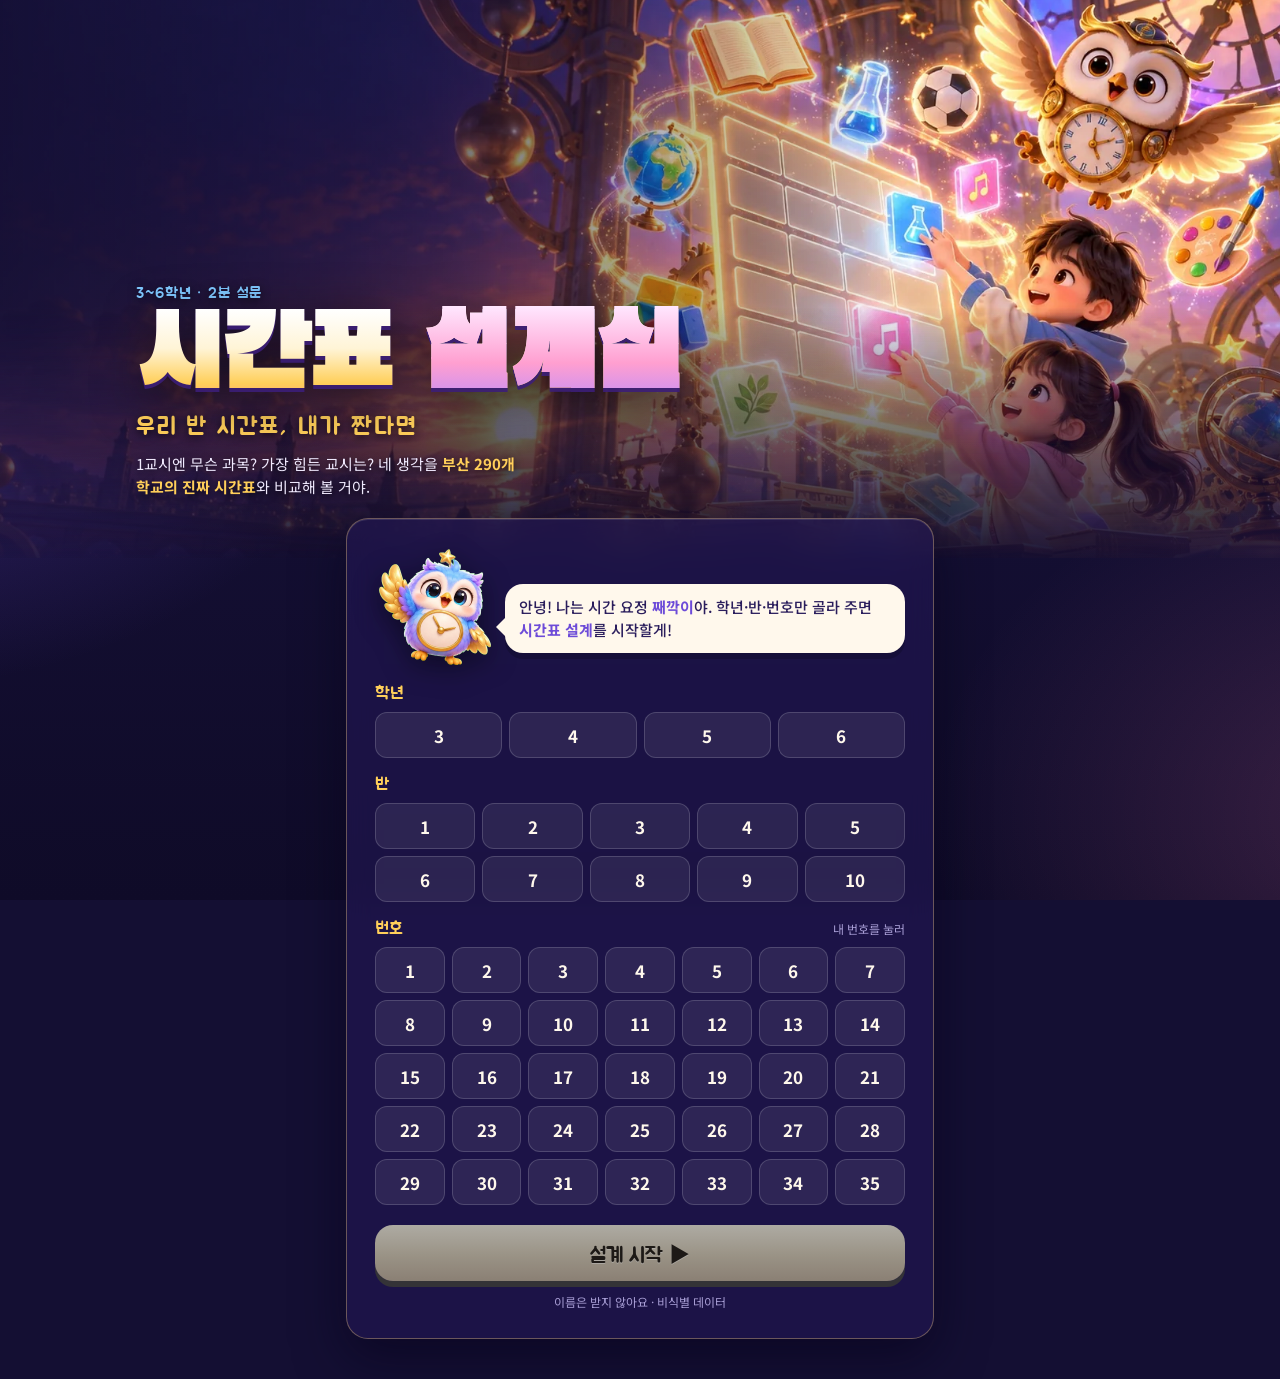
<file: survey.html>
<!doctype html>
<html lang="ko">
<head>
<meta charset="utf-8">
<meta name="viewport" content="width=device-width, initial-scale=1, viewport-fit=cover">
<title>시간표 설계실</title>
<meta name="description" content="우리 반 시간표, 내가 짠다면 — 3~6학년 시간표 설문">
<meta name="theme-color" content="#1b1440">
<meta property="og:title" content="시간표 설계실 — 우리 반 시간표, 내가 짠다면">
<meta property="og:image" content="assets/img/hero-sm.webp">
<link rel="preconnect" href="https://fonts.googleapis.com">
<link rel="preconnect" href="https://fonts.gstatic.com" crossorigin>
<link rel="stylesheet" href="https://fonts.googleapis.com/css2?family=Black+Han+Sans&family=Jua&family=Noto+Sans+KR:wght@400;500;700;900&display=swap">
<link rel="preload" as="image" href="assets/img/hero-sm.webp" media="(max-width: 759px)">
<link rel="preload" as="image" href="assets/img/hero.webp" media="(min-width: 760px)">
<style>
  :root {
    --night: #140f33; --night-2: #1f1750; --violet: #6d4bd8; --violet-2: #9a7bff;
    --gold: #ffcf5a; --gold-2: #ffb13d; --peach: #ff9a7a; --pink: #ff7fb6; --mint: #5ce0c2; --sky: #7fc8ff;
    --ink: #fff8ec; --ink-2: #d9d1f5; --ink-3: #a99fd6;
    --glass: rgba(34, 24, 84, .62); --glass-2: rgba(255, 255, 255, .08); --edge: rgba(255, 214, 130, .35);
    --r: 22px; --r-sm: 14px;
    --font: "Noto Sans KR", system-ui, -apple-system, sans-serif; --display: "Jua", "Noto Sans KR", sans-serif; --title: "Black Han Sans", "Jua", sans-serif;
  }
  * { box-sizing: border-box; }
  html, body { margin: 0; }
  body { font-family: var(--font); color: var(--ink); background: var(--night); min-height: 100vh; -webkit-tap-highlight-color: transparent; overflow-x: hidden; }
  body::before { content: ""; position: fixed; inset: 0; z-index: -2;
    background: radial-gradient(1200px 600px at 80% -10%, rgba(255, 170, 90, .22), transparent 60%),
                radial-gradient(900px 700px at -10% 30%, rgba(109, 75, 216, .45), transparent 60%),
                radial-gradient(800px 600px at 110% 90%, rgba(255, 127, 182, .18), transparent 60%),
                linear-gradient(180deg, #1b1440 0%, #140f33 55%, #0f0b28 100%); }
  /* 반짝이 별 */
  .stars { position: fixed; inset: 0; z-index: -1; pointer-events: none; }
  .stars i { position: absolute; width: 3px; height: 3px; border-radius: 50%; background: #fff6d8; box-shadow: 0 0 8px 2px rgba(255, 220, 140, .7); opacity: .0; animation: twinkle 4s infinite ease-in-out; }
  @keyframes twinkle { 0%, 100% { opacity: 0; transform: scale(.6); } 50% { opacity: .9; transform: scale(1); } }
  button { font-family: inherit; color: inherit; cursor: pointer; }
  .demo-banner { display: none; background: var(--gold); color: #3a2400; text-align: center; font-weight: 700; font-size: 13px; padding: 6px; }
  body.demo .demo-banner { display: block; }

  /* ---------- HERO ---------- */
  .hero { position: relative; min-height: 360px; height: 52vh; max-height: 560px; overflow: hidden; isolation: isolate; }
  .hero .bg { position: absolute; inset: 0; background: url("assets/img/hero-sm.webp") 72% 30% / cover no-repeat; z-index: -2; transform: scale(1.03); animation: drift 18s ease-in-out infinite alternate; -webkit-mask-image: linear-gradient(180deg, #000 55%, transparent 100%); mask-image: linear-gradient(180deg, #000 55%, transparent 100%); }
  @keyframes drift { from { transform: scale(1.03) translate(0, 0); } to { transform: scale(1.08) translate(-1.5%, -1%); } }
  .hero::after { content: ""; position: absolute; inset: 0; z-index: -1;
    background: linear-gradient(90deg, rgba(20, 15, 51, .92) 0%, rgba(20, 15, 51, .55) 38%, rgba(20, 15, 51, 0) 70%), linear-gradient(0deg, rgba(20, 15, 51, .7) 0%, rgba(20, 15, 51, 0) 45%);
    -webkit-mask-image: linear-gradient(180deg, #000 55%, transparent 100%); mask-image: linear-gradient(180deg, #000 55%, transparent 100%); }
  .hero-in { position: relative; max-width: 1080px; height: 100%; margin: 0 auto; padding: 28px 22px 34px; display: flex; flex-direction: column; justify-content: flex-end; }
  .kicker { font-family: var(--display); color: var(--sky); font-size: 15px; letter-spacing: .06em; text-shadow: 0 2px 10px rgba(0, 0, 0, .6); }
  .title { font-family: var(--title); font-size: clamp(42px, 12vw, 104px); white-space: nowrap; line-height: .95; margin: 6px 0 4px; letter-spacing: -.01em;
    background: linear-gradient(180deg, #fff 0%, #fff4d6 40%, #ffcf5a 75%, #ff9a7a 100%); -webkit-background-clip: text; background-clip: text; color: transparent;
    filter: drop-shadow(0 4px 0 rgba(60, 30, 120, .9)) drop-shadow(0 10px 24px rgba(0, 0, 0, .55)); }
  .title b { font-weight: inherit; background: linear-gradient(180deg, #ffe7ff 0%, #ff9fd0 55%, #b98bff 100%); -webkit-background-clip: text; background-clip: text; color: transparent; }
  .tag { font-family: var(--display); font-size: clamp(18px, 4.6vw, 24px); color: var(--gold); letter-spacing: .08em; text-shadow: 0 2px 8px rgba(0, 0, 0, .7); margin: 0; }
  .lead { margin: 10px 0 0; font-size: 15px; color: #f1ebff; line-height: 1.55; text-shadow: 0 2px 8px rgba(0, 0, 0, .8); max-width: 420px; word-break: keep-all; }
  .lead em { font-style: normal; color: var(--gold); font-weight: 700; }

  /* ---------- 본문 ---------- */
  main { max-width: 620px; margin: -18px auto 0; padding: 0 16px 40px; position: relative; }
  .screen { display: none; }
  .screen.active { display: block; animation: rise .32s cubic-bezier(.2, .9, .3, 1.2); }
  @keyframes rise { from { opacity: 0; transform: translateY(14px) scale(.98); } to { opacity: 1; transform: none; } }
  .panel { position: relative; background: var(--glass); border: 1.5px solid var(--edge); border-radius: var(--r); padding: 22px 18px 22px;
    box-shadow: 0 18px 50px rgba(5, 2, 25, .55), inset 0 1px 0 rgba(255, 255, 255, .12); -webkit-backdrop-filter: blur(14px); backdrop-filter: blur(14px); }

  /* 째깍이 말풍선 */
  .guide { display: flex; align-items: flex-end; gap: 10px; margin: 0 0 14px; }
  .guide img { width: 96px; height: 96px; object-fit: contain; flex: 0 0 96px; filter: drop-shadow(0 8px 14px rgba(0, 0, 0, .45)); animation: bob 2.6s ease-in-out infinite; }
  @keyframes bob { 0%, 100% { transform: translateY(0) rotate(-2deg); } 50% { transform: translateY(-6px) rotate(2deg); } }
  .bubble { position: relative; flex: 1; background: #fff8ec; color: #2a1d5c; border-radius: 18px; padding: 12px 14px; font-size: 15px; line-height: 1.5; font-weight: 500; word-break: keep-all; box-shadow: 0 6px 0 rgba(0, 0, 0, .18); margin-bottom: 14px; }
  .bubble::before { content: ""; position: absolute; left: -9px; bottom: 16px; border: 10px solid transparent; border-right-color: #fff8ec; border-left: 0; }
  .bubble b { color: #6d4bd8; }

  .field { margin: 16px 0 0; }
  .field-label { display: flex; justify-content: space-between; align-items: baseline; font-family: var(--display); font-size: 17px; color: var(--gold); margin-bottom: 8px; }
  .field-label small { font-family: var(--font); font-size: 12px; color: var(--ink-3); }
  .chips { display: grid; gap: 7px; }
  .chips.c4 { grid-template-columns: repeat(4, 1fr); }
  .chips.c5 { grid-template-columns: repeat(5, 1fr); }
  .chips.c7 { grid-template-columns: repeat(7, 1fr); }
  .chip { min-height: 46px; border-radius: 12px; border: 1.5px solid rgba(255, 255, 255, .16); background: var(--glass-2); font-size: 17px; font-weight: 700; transition: transform .1s, background .15s, border-color .15s, box-shadow .15s; }
  .chip:active { transform: scale(.93); }
  .chip.on { background: linear-gradient(180deg, #ffe08a, #ffb13d); color: #3a2400; border-color: #fff1c4; box-shadow: 0 0 0 3px rgba(255, 207, 90, .25), 0 6px 18px rgba(255, 177, 61, .45); }
  .chip.locked { opacity: .4; pointer-events: none; }
  .chip.locked.on { opacity: 1; }

  .btn { display: inline-flex; align-items: center; justify-content: center; gap: 8px; min-height: 56px; padding: 0 22px; border-radius: 18px; border: 0; font-family: var(--display); font-size: 21px; text-decoration: none; transition: transform .1s, filter .15s, opacity .15s; }
  .btn:active { transform: translateY(2px) scale(.98); }
  .btn.gold { background: linear-gradient(180deg, #ffe39a 0%, #ffbf4a 55%, #ff9f3a 100%); color: #3a1f00; box-shadow: 0 6px 0 #b8641b, 0 14px 30px rgba(255, 160, 60, .45); text-shadow: 0 1px 0 rgba(255, 255, 255, .5); }
  .btn.gold:disabled { filter: grayscale(.85) brightness(.75); box-shadow: 0 6px 0 #4a3f66; cursor: not-allowed; }
  .btn.ghost { background: rgba(255, 255, 255, .08); color: var(--ink); border: 1.5px solid rgba(255, 255, 255, .22); }
  .btn.block { width: 100%; }
  .actions { display: flex; gap: 10px; margin-top: 20px; }
  .actions .btn { flex: 1; }

  .notice { background: rgba(255, 207, 90, .14); border: 1.5px solid rgba(255, 207, 90, .55); color: #fff2cf; border-radius: var(--r-sm); padding: 12px 14px; font-size: 14px; margin: 0 0 12px; line-height: 1.5; }
  .notice a { color: var(--gold); font-weight: 700; }
  .noname { text-align: center; color: var(--ink-3); font-size: 12px; margin: 12px 0 0; }

  /* 질문 화면 */
  .qtop { display: flex; align-items: center; gap: 10px; margin-bottom: 14px; }
  .back { border: 0; background: rgba(255, 255, 255, .08); border-radius: 12px; width: 40px; height: 40px; font-size: 20px; flex: 0 0 40px; }
  .prog { flex: 1; height: 12px; border-radius: 999px; background: rgba(255, 255, 255, .1); overflow: hidden; position: relative; }
  .prog i { position: absolute; inset: 0 auto 0 0; width: 0; border-radius: 999px; background: linear-gradient(90deg, #7fc8ff, #b98bff, #ffcf5a); box-shadow: 0 0 14px rgba(255, 207, 90, .7); transition: width .35s cubic-bezier(.2, .9, .3, 1); }
  .count { font-family: var(--display); color: var(--gold); font-size: 16px; min-width: 44px; text-align: right; }
  .q { font-family: var(--display); font-size: clamp(24px, 6.4vw, 30px); line-height: 1.3; margin: 2px 0 4px; word-break: keep-all; color: #fff; text-shadow: 0 2px 0 rgba(40, 20, 100, .8); }
  .q-help { color: var(--ink-2); font-size: 14px; margin: 0 0 16px; min-height: 1em; }

  .opt { position: relative; border: 1.5px solid rgba(255, 255, 255, .14); background: linear-gradient(180deg, rgba(255, 255, 255, .1), rgba(255, 255, 255, .03)); border-radius: 18px; display: flex; flex-direction: column; align-items: center; justify-content: center; gap: 4px; padding: 10px 6px; transition: transform .12s, border-color .15s, box-shadow .15s, background .15s; }
  .opt:hover { border-color: rgba(255, 207, 90, .55); }
  .opt:active { transform: scale(.95); }
  .opt.on { border-color: #ffe39a; background: linear-gradient(180deg, rgba(255, 207, 90, .32), rgba(255, 159, 58, .18)); box-shadow: 0 0 0 3px rgba(255, 207, 90, .25), 0 10px 26px rgba(255, 170, 60, .35); }
  .opt .lbl { font-size: 14px; font-weight: 700; line-height: 1.25; text-align: center; word-break: keep-all; color: #fff; }

  /* 교시: 해가 움직이는 하늘 타일 */
  .periods { display: grid; grid-template-columns: repeat(3, 1fr); gap: 10px; }
  .periods .opt { min-height: 104px; overflow: hidden; justify-content: flex-end; padding-bottom: 10px; }
  .periods .opt .sky { position: absolute; inset: 0; z-index: 0; opacity: .85; }
  .periods .opt .sun { position: absolute; width: 22px; height: 22px; transform: translate(-50%, -50%); border-radius: 50%; background: radial-gradient(circle at 35% 35%, #fff7d1, #ffcf5a 55%, #ff9a3a); box-shadow: 0 0 18px 6px rgba(255, 200, 90, .55); z-index: 1; }
  .periods .opt .big, .periods .opt .lbl { position: relative; z-index: 2; }
  .periods .opt .big { font-family: var(--title); font-size: 38px; line-height: 1; color: #fff; text-shadow: 0 3px 0 rgba(30, 15, 80, .8); }
  .periods .opt .big small { font-family: var(--display); font-size: 15px; margin-left: 1px; }
  .periods .opt .lbl { font-size: 12px; color: #fff4dc; text-shadow: 0 1px 4px rgba(0, 0, 0, .7); font-weight: 500; }

  /* 과목: 3D 아이콘 타일 */
  .subjects { display: grid; grid-template-columns: repeat(3, 1fr); gap: 9px; }
  .subjects .opt { min-height: 112px; padding-top: 8px; }
  .subjects .opt img { width: 62px; height: 62px; object-fit: contain; filter: drop-shadow(0 6px 8px rgba(0, 0, 0, .35)); transition: transform .2s; }
  .subjects .opt.on img, .subjects .opt:hover img { transform: translateY(-3px) scale(1.08) rotate(-4deg); }
  .subjects .opt .lbl { font-size: 15px; }

  /* 이유 선택: 아이콘 + 글 */
  .choices { display: grid; grid-template-columns: 1fr; gap: 9px; }
  .choices .opt { flex-direction: row; justify-content: flex-start; gap: 12px; min-height: 66px; padding: 8px 14px 8px 10px; text-align: left; }
  .choices .opt img { width: 50px; height: 50px; object-fit: contain; flex: 0 0 50px; filter: drop-shadow(0 4px 6px rgba(0, 0, 0, .35)); }
  .choices .opt .lbl { font-size: 16px; text-align: left; }
  .choices .opt .lbl small { display: block; font-weight: 400; color: var(--ink-3); font-size: 12px; margin-top: 2px; }
  .choices .opt.on::after { content: "✓"; margin-left: auto; width: 28px; height: 28px; border-radius: 50%; display: grid; place-items: center; background: var(--gold); color: #3a2400; font-weight: 900; flex: 0 0 28px; }

  /* 블록 선택 그림 */
  .blk { width: 50px; height: 50px; flex: 0 0 50px; display: grid; place-items: center; }
  .blk span { display: block; width: 34px; border-radius: 7px; background: linear-gradient(180deg, #8fd3ff, #5aa0ff); box-shadow: inset 0 -3px 0 rgba(0, 0, 0, .2), 0 4px 8px rgba(0, 0, 0, .3); }
  .blk.two span { height: 40px; background: linear-gradient(180deg, #ffd56a 0 48%, #ffb13d 48% 52%, #ff9fd0 52% 100%); }
  .blk.one { gap: 5px; } .blk.one span { height: 17px; }
  .blk.any span { height: 34px; width: 34px; border-radius: 50%; background: radial-gradient(circle at 35% 35%, #fff, #c9b8ff 60%, #8c6cff); }

  textarea { width: 100%; min-height: 104px; border-radius: 16px; border: 1.5px solid rgba(255, 255, 255, .2); background: rgba(255, 255, 255, .07); color: #fff; padding: 14px; font: 16px/1.5 var(--font); resize: none; }
  textarea::placeholder { color: var(--ink-3); }
  textarea:focus { outline: none; border-color: var(--gold); box-shadow: 0 0 0 3px rgba(255, 207, 90, .2); }
  .counter { text-align: right; font-size: 12px; color: var(--ink-3); margin-top: 6px; }
  .err { color: #ffb3b3; font-size: 14px; margin-top: 12px; }

  .sending { display: flex; flex-direction: column; align-items: center; gap: 10px; padding: 28px 0 8px; }
  .sending img { width: 110px; animation: spin 1.4s linear infinite; }
  @keyframes spin { to { transform: rotate(360deg); } }

  /* 완료 */
  .done { text-align: center; overflow: hidden; }
  .done .stage { position: relative; height: 210px; margin: -6px 0 6px; }
  .done .stage .owl { position: absolute; left: 50%; bottom: 0; width: 200px; transform: translateX(-62%); filter: drop-shadow(0 12px 20px rgba(0, 0, 0, .45)); animation: hop 1.2s ease-in-out infinite; }
  .done .stage .medal { position: absolute; left: 50%; bottom: 14px; width: 104px; transform: translateX(46%) rotate(10deg); filter: drop-shadow(0 10px 16px rgba(0, 0, 0, .4)); animation: shine 2.4s ease-in-out infinite; }
  @keyframes hop { 0%, 100% { transform: translateX(-62%) translateY(0); } 50% { transform: translateX(-62%) translateY(-12px); } }
  @keyframes shine { 0%, 100% { transform: translateX(46%) rotate(10deg) scale(1); } 50% { transform: translateX(46%) rotate(4deg) scale(1.06); } }
  .done h2 { font-family: var(--title); font-size: clamp(30px, 8vw, 40px); margin: 4px 0 2px; line-height: 1.1;
    background: linear-gradient(180deg, #fff, #ffcf5a); -webkit-background-clip: text; background-clip: text; color: transparent; }
  .done .sub { color: var(--ink-2); font-size: 15px; margin: 8px 0 0; word-break: keep-all; line-height: 1.55; }
  .summary { margin: 18px 0 0; display: grid; grid-template-columns: 1fr 1fr; gap: 8px; text-align: left; }
  .summary div { background: rgba(255, 255, 255, .07); border: 1px solid rgba(255, 255, 255, .12); border-radius: 14px; padding: 10px 12px; }
  .summary span { display: block; }
  .summary span:first-child { font-size: 12px; color: var(--ink-3); }
  .summary span:last-child { font-family: var(--display); font-size: 19px; color: #fff; margin-top: 2px; }
  .confetti { position: fixed; inset: 0; pointer-events: none; z-index: 50; overflow: hidden; }
  .confetti i { position: absolute; top: -20px; width: 10px; height: 14px; border-radius: 3px; animation: fall linear forwards; }
  @keyframes fall { to { transform: translateY(110vh) rotate(720deg); } }

  .footer { text-align: center; color: var(--ink-3); font-size: 12px; margin-top: 26px; }
  .footer a { color: var(--ink-3); }

  @media (min-width: 760px) {
    .hero { height: 62vh; }
    .hero .bg { background-image: url("assets/img/hero.webp"); background-position: 60% 35%; }
    .hero-in { padding: 40px 36px 60px; }
    main { margin-top: -40px; }
    .panel { padding: 28px 28px 28px; }
    .guide img { width: 120px; height: 120px; flex-basis: 120px; }
    .subjects { grid-template-columns: repeat(4, 1fr); }
    .periods .opt { min-height: 120px; }
  }
  @media (max-width: 380px) {
    .chips.c7 { grid-template-columns: repeat(6, 1fr); }
    .subjects .opt { min-height: 100px; } .subjects .opt img { width: 54px; height: 54px; }
    .guide img { width: 78px; height: 78px; flex-basis: 78px; }
  }
  @media (prefers-reduced-motion: reduce) { *, *::before, *::after { animation: none !important; transition: none !important; } }
</style>
</head>
<body>
<div class="demo-banner">미리보기 모드 — 구글 시트 연결 전</div>
<div class="stars" id="stars" aria-hidden="true"></div>

<header class="hero">
  <div class="bg" role="img" aria-label="시계탑 시간표 설계실에서 아이들과 부엉이가 과목 조각을 시간표에 끼우는 그림"></div>
  <div class="hero-in">
    <div class="kicker">3~6학년 · 2분 설문</div>
    <h1 class="title">시간표 <b>설계실</b></h1>
    <p class="tag">우리 반 시간표, 내가 짠다면</p>
    <p class="lead">1교시엔 무슨 과목? 가장 힘든 교시는? 네 생각을 <em>부산 290개 학교의 진짜 시간표</em>와 비교해 볼 거야.</p>
  </div>
</header>

<main>
  <!-- 시작 -->
  <section class="screen panel active" id="s-setup">
    <div class="guide">
      <img src="assets/img/owl-hello.webp" alt="손 흔드는 부엉이 째깍이">
      <div class="bubble">안녕! 나는 시간 요정 <b>째깍이</b>야. 학년·반·번호만 골라 주면 <b>시간표 설계</b>를 시작할게!</div>
    </div>
    <div id="guard" class="notice" style="display:none"></div>
    <div class="field">
      <div class="field-label"><span>학년</span></div>
      <div class="chips c4" id="pickGrade" role="radiogroup" aria-label="학년"></div>
    </div>
    <div class="field">
      <div class="field-label"><span>반</span></div>
      <div class="chips c5" id="pickCls" role="radiogroup" aria-label="반"></div>
    </div>
    <div class="field">
      <div class="field-label"><span>번호</span><small>내 번호를 눌러</small></div>
      <div class="chips c7" id="pickNum" role="radiogroup" aria-label="번호"></div>
    </div>
    <div class="actions"><button class="btn gold block" id="startBtn" disabled>설계 시작 ▶</button></div>
    <p class="noname">이름은 받지 않아요 · 비식별 데이터</p>
  </section>

  <!-- 질문 -->
  <section class="screen panel" id="s-q">
    <div class="qtop">
      <button class="back" id="backBtn" aria-label="이전 질문">‹</button>
      <div class="prog" aria-hidden="true"><i id="progBar"></i></div>
      <div class="count" id="count"></div>
    </div>
    <div class="guide">
      <img id="qOwl" src="assets/img/owl-think.webp" alt="">
      <div class="bubble" id="qSay"></div>
    </div>
    <h2 class="q" id="qText"></h2>
    <p class="q-help" id="qHelp"></p>
    <div id="qBody"></div>
    <div class="actions" id="qActions"></div>
    <p class="err" id="qErr" style="display:none"></p>
  </section>

  <!-- 완료 -->
  <section class="screen panel done" id="s-done">
    <div class="stage">
      <img class="owl" src="assets/img/owl-cheer.webp" alt="환호하는 째깍이">
      <img class="medal" src="assets/img/medal.webp" alt="시간표 설계사 메달">
    </div>
    <h2>시간표 설계 완료!</h2>
    <div class="summary" id="summary"></div>
    <div class="actions"><a class="btn ghost" href="survey.html" id="againBtn">처음으로</a></div>
  </section>

</main>

<script src="config.js?v=4"></script>
<script src="common.js?v=4"></script>
<script>
(function () {
  const D = window.DCC, CFG = D.CFG;
  const $ = (s) => document.querySelector(s);

  // 반짝이 별
  const st = $("#stars");
  for (let i = 0; i < 38; i++) { const s = document.createElement("i"); s.style.left = Math.random() * 100 + "%"; s.style.top = Math.random() * 100 + "%"; s.style.animationDelay = (Math.random() * 4).toFixed(2) + "s"; s.style.animationDuration = (3 + Math.random() * 3).toFixed(2) + "s"; st.appendChild(s); }

  const params = new URLSearchParams(location.search);
  const saved = D.lsGet("dcc_me", {});
  const state = {
    grade: params.get("g") ? +params.get("g") : (saved.grade >= 3 ? saved.grade : null),
    cls: params.get("c") ? +params.get("c") : saved.cls || null,
    num: saved.num || null, locked: !!(params.get("g") && params.get("c")), override: false, answers: {}, qi: 0
  };
  const P = [1, 2, 3, 4, 5, 6];
  const IMG = "assets/img/";
  const SUBJ_ICON = { "국어": "s-korean", "수학": "s-math", "사회": "s-social", "과학": "s-science", "영어": "s-english", "체육": "s-pe", "음악": "s-music", "미술": "s-art", "도덕": "s-moral", "실과": "s-practical", "창체(자율·동아리)": "s-creative" };
  const SUBJ_LABEL = { "창체(자율·동아리)": "창체" };
  const subjects = () => (state.grade >= 5 ? D.SUBJECTS : D.SUBJECTS.filter((s) => s !== "실과"));
  // 교시별 하늘: 아침 → 한낮 → 오후 (해의 높이와 색)
  const SKY = [
    ["linear-gradient(180deg,#ffb28a 0%,#ff8fb1 45%,#6a5ad8 100%)", 24, 16],
    ["linear-gradient(180deg,#9fd8ff 0%,#ffc9a8 60%,#7b6be0 100%)", 17, 32],
    ["linear-gradient(180deg,#6cc4ff 0%,#a7dcff 60%,#6b7fe8 100%)", 12, 50],
    ["linear-gradient(180deg,#55b6ff 0%,#9bd5ff 60%,#6475e3 100%)", 10, 66],
    ["linear-gradient(180deg,#7fb6ff 0%,#ffd38a 65%,#a074e8 100%)", 15, 80],
    ["linear-gradient(180deg,#ff9d6c 0%,#ff7aa8 50%,#5a3fc0 100%)", 23, 86]
  ];
  const Q = [
    { key: "focus_best", type: "period", owl: "owl-think", say: "아침, 점심 뒤, 마지막… 언제 머리가 <b>제일 쌩쌩</b>해?", text: "하루 중 머리가 가장 잘 돌아가는 교시는?", lbl: ["아침 첫 시간", "", "", "점심 바로 전", "점심 먹고 바로", "마지막"] },
    { key: "focus_worst", type: "period", owl: "owl-sleepy", say: "하아암… 나는 점심 먹고 나면 <b>눈꺼풀이 무거워</b>. 너는?", text: "가장 힘든(집중 안 되는) 교시는?", lbl: ["아침 첫 시간", "", "", "점심 바로 전", "점심 먹고 바로", "마지막"] },
    { key: "worst_why", type: "choice", owl: "owl-sleepy", say: "그때 왜 힘든지 <b>솔직하게</b> 골라 줘.", text: "그 교시가 힘든 이유는?", icons: ["r-sleepy", "r-hungry", "r-lunch", "r-tired", "r-boring", "r-dunno"], opts: D.WORST_WHY },
    { key: "p1_subject", type: "subject", owl: "owl-hello", say: "이제 네가 <b>시간표 설계사</b>야! 아침 첫 시간에 넣을 과목은?", text: "1교시에 하고 싶은 과목은?", help: "아침 첫 시간, 딱 하나만" },
    { key: "p1_why", type: "choice", owl: "owl-think", say: "오, 좋은 선택! 그 과목을 고른 <b>이유</b>는?", text: "그 이유는?", icons: ["p-clear", "p-like", "p-fast", "p-move", "p-etc"], opts: D.P1_WHY },
    { key: "last_subject", type: "subject", owl: "owl-think", say: "하루의 <b>마지막 시간</b>엔 뭐가 좋을까?", text: "마지막 교시(5~6교시)에 하고 싶은 과목은?" },
    { key: "after_lunch_subject", type: "subject", owl: "owl-sleepy", say: "배부르고 나른한 <b>점심 직후</b>! 졸음을 이길 과목은?", text: "점심 먹고 바로(5교시) 하면 좋은 과목은?" },
    { key: "science_pref", type: "period", owl: "owl-think", say: "실험하고 관찰하는 <b>과학</b>은 언제가 딱이야?", text: "과학은 몇 교시가 좋아?", lbl: ["", "", "", "", "", ""] },
    { key: "two_in_row", type: "block", owl: "owl-think", say: "과학·미술은 준비할 게 많지? <b>두 시간 연속</b>이 좋아?", text: "실험·만들기 과목은 어떻게 하는 게 좋아?", opts: D.BLOCK_OPTIONS, sub: ["두 교시 연속(블록)으로", "한 교시씩 나눠서", "상관없어"], help2: ["준비하고 정리할 시간이 넉넉해", "짧게 자주 하는 게 좋아", ""], blk: ["two", "one", "any"] },
    { key: "wish", type: "note", owl: "owl-hello", say: "마지막이야! 우리 반 시간표에 <b>바라는 점</b>을 한 줄로 남겨 줘.", text: "우리 반 시간표에서 바꾸고 싶은 것 한 줄", help: "선택이야. 60자까지." }
  ];

  function chips(el, vals, key, locked) {
    el.innerHTML = "";
    vals.forEach((i) => {
      const b = document.createElement("button"); b.className = "chip"; b.type = "button"; b.dataset.v = i; b.textContent = i; b.setAttribute("role", "radio");
      if (state[key] === i) b.classList.add("on"); if (locked) b.classList.add("locked");
      b.addEventListener("click", () => { state[key] = i; el.querySelectorAll(".chip").forEach((c) => c.classList.toggle("on", +c.dataset.v === i)); checkReady(); });
      el.appendChild(b);
    });
  }
  chips($("#pickGrade"), [3, 4, 5, 6], "grade", state.locked);
  chips($("#pickCls"), Array.from({ length: 10 }, (_, i) => i + 1), "cls", state.locked);
  chips($("#pickNum"), Array.from({ length: 35 }, (_, i) => i + 1), "num", false);
  function checkReady() { const ok = state.grade && state.cls && state.num; $("#startBtn").disabled = !ok; return ok; }
  checkReady();

  const DONE_KEY = "dcc_survey_done";
  (function guard() {
    const was = D.lsGet(DONE_KEY, null); const g = $("#guard");
    if (was && !state.override) {
      g.style.display = "block";
      g.innerHTML = `이 기기에서는 이미 설문했어 (${was.grade}학년 ${was.cls}반 ${was.num}번, ${was.date}). 다른 친구이거나 다시 하려면 <a href="#" id="overrideLink">다시 하기</a>`;
      $("#overrideLink").addEventListener("click", (e) => { e.preventDefault(); state.override = true; g.style.display = "none"; });
    }
  })();
  $("#startBtn").addEventListener("click", () => {
    if (!checkReady()) return;
    D.lsSet("dcc_me", Object.assign(saved, { grade: state.grade, cls: state.cls, num: state.num }));
    state.answers = {}; state.qi = 0; show("s-q"); renderQ();
  });

  function show(id) { document.querySelectorAll(".screen").forEach((s) => s.classList.toggle("active", s.id === id)); const top = document.querySelector("main").getBoundingClientRect().top + window.scrollY - 12; window.scrollTo({ top: id === "s-setup" ? 0 : top, behavior: "smooth" }); }
  function optBtn(inner, on, onClick) { const b = document.createElement("button"); b.type = "button"; b.className = "opt" + (on ? " on" : ""); b.innerHTML = inner; b.addEventListener("click", onClick); return b; }
  function select(q, grid, b, val) { state.answers[q.key] = val; grid.querySelectorAll(".opt").forEach((o) => o.classList.remove("on")); b.classList.add("on"); setTimeout(next, 260); }

  function renderQ() {
    const q = Q[state.qi]; if (!q) return finish();
    $("#progBar").style.width = Math.max(5, state.qi / Q.length * 100) + "%";
    $("#count").textContent = `${state.qi + 1} / ${Q.length}`;
    $("#qOwl").src = IMG + q.owl + ".webp"; $("#qSay").innerHTML = q.say;
    $("#qText").textContent = q.text; $("#qHelp").textContent = q.help || ""; $("#qErr").style.display = "none";
    $("#backBtn").style.visibility = state.qi === 0 ? "hidden" : "visible";
    const body = $("#qBody"), act = $("#qActions"); body.innerHTML = ""; act.innerHTML = ""; const cur = state.answers[q.key];
    if (q.type === "period") {
      const g = document.createElement("div"); g.className = "periods";
      P.forEach((p, i) => {
        const [sky, top, left] = SKY[i];
        const b = optBtn(`<span class="sky" style="background:${sky}"></span><span class="sun" style="top:${top}%;left:${left}%"></span><span class="big">${p}<small>교시</small></span><span class="lbl">${q.lbl[i] || "&nbsp;"}</span>`, cur === p, () => select(q, g, b, p));
        b.setAttribute("aria-label", p + "교시"); g.appendChild(b);
      });
      body.appendChild(g);
    } else if (q.type === "subject") {
      const g = document.createElement("div"); g.className = "subjects";
      subjects().forEach((s) => { const b = optBtn(`<img src="${IMG + SUBJ_ICON[s]}.webp" alt=""><span class="lbl">${SUBJ_LABEL[s] || s}</span>`, cur === s, () => select(q, g, b, s)); b.setAttribute("aria-label", s); g.appendChild(b); });
      body.appendChild(g);
    } else if (q.type === "choice") {
      const g = document.createElement("div"); g.className = "choices";
      q.opts.forEach((o, i) => { const b = optBtn(`<img src="${IMG + q.icons[i]}.webp" alt=""><span class="lbl">${o}</span>`, cur === o, () => select(q, g, b, o)); g.appendChild(b); });
      body.appendChild(g);
    } else if (q.type === "block") {
      const g = document.createElement("div"); g.className = "choices";
      q.opts.forEach((o, i) => { const bl = q.blk[i]; const vis = bl === "one" ? "<span></span><span></span>" : "<span></span>"; const b = optBtn(`<span class="blk ${bl}">${vis}</span><span class="lbl">${q.sub[i]}${q.help2[i] ? `<small>${q.help2[i]}</small>` : ""}</span>`, cur === o, () => select(q, g, b, o)); g.appendChild(b); });
      body.appendChild(g);
    } else if (q.type === "note") {
      const ta = document.createElement("textarea"); ta.maxLength = 60; ta.placeholder = "예) 체육을 1교시로 옮기고 싶어요"; ta.value = cur || ""; ta.setAttribute("aria-label", "바꾸고 싶은 것");
      const c = document.createElement("div"); c.className = "counter"; c.textContent = `${ta.value.length} / 60`;
      ta.addEventListener("input", () => { state.answers.wish = ta.value; c.textContent = `${ta.value.length} / 60`; });
      body.appendChild(ta); body.appendChild(c);
      const skip = document.createElement("button"); skip.className = "btn ghost"; skip.textContent = "건너뛰기"; skip.addEventListener("click", () => { state.answers.wish = ""; next(); });
      const send = document.createElement("button"); send.className = "btn gold"; send.textContent = "보내기 ✨"; send.addEventListener("click", next);
      act.appendChild(skip); act.appendChild(send);
    }
  }
  function next() { state.qi++; renderQ(); }
  $("#backBtn").addEventListener("click", () => { if (state.qi > 0) { state.qi--; renderQ(); } });

  function confetti() {
    const box = document.createElement("div"); box.className = "confetti"; document.body.appendChild(box);
    const colors = ["#ffcf5a", "#ff7fb6", "#7fc8ff", "#5ce0c2", "#b98bff", "#ff9a7a"];
    for (let i = 0; i < 90; i++) { const c = document.createElement("i"); c.style.left = Math.random() * 100 + "vw"; c.style.background = colors[i % colors.length]; c.style.animationDuration = (2.2 + Math.random() * 2.2) + "s"; c.style.animationDelay = (Math.random() * .8) + "s"; c.style.transform = `rotate(${Math.random() * 360}deg)`; box.appendChild(c); }
    setTimeout(() => box.remove(), 5200);
  }

  let sending = false;
  async function finish() {
    if (sending) return; sending = true;
    $("#progBar").style.width = "100%"; $("#count").textContent = "완료";
    $("#qText").textContent = "설계도를 보내는 중…"; $("#qHelp").textContent = ""; $("#qSay").innerHTML = "째깍째깍… 시계탑으로 <b>날아가는 중</b>이야!";
    $("#qBody").innerHTML = `<div class="sending"><img src="${IMG}s-clock.webp" alt=""></div>`; $("#qActions").innerHTML = "";
    const a = state.answers;
    const row = { grade: state.grade, cls: state.cls, num: state.num, focus_best: a.focus_best, focus_worst: a.focus_worst, worst_why: a.worst_why, p1_subject: a.p1_subject, p1_why: a.p1_why,
      last_subject: a.last_subject, after_lunch_subject: a.after_lunch_subject, science_pref: a.science_pref, two_in_row: a.two_in_row, wish: a.wish || "" };
    try {
      await D.submitSurvey(row);
      D.lsSet(DONE_KEY, { grade: state.grade, cls: state.cls, num: state.num, date: D.todayStr() });
      const short = (s) => SUBJ_LABEL[s] || s;
      $("#summary").innerHTML = [["머리 쌩쌩 교시", a.focus_best + "교시"], ["가장 힘든 교시", a.focus_worst + "교시"], ["1교시 희망", short(a.p1_subject)], ["마지막 교시 희망", short(a.last_subject)], ["점심 직후 희망", short(a.after_lunch_subject)], ["과학은", a.science_pref + "교시"]]
        .map(([k, v]) => `<div><span>${k}</span><span>${v}</span></div>`).join("");
      show("s-done"); confetti();
    } catch (e) {
      state.qi = Q.length - 1; renderQ(); $("#qErr").style.display = "block"; $("#qErr").textContent = "보내기에 실패했어. 인터넷을 확인하고 다시 눌러 줘. (" + (e.message || "") + ")";
    }
    sending = false;
  }
})();
</script>
</body>
</html>
</file>
